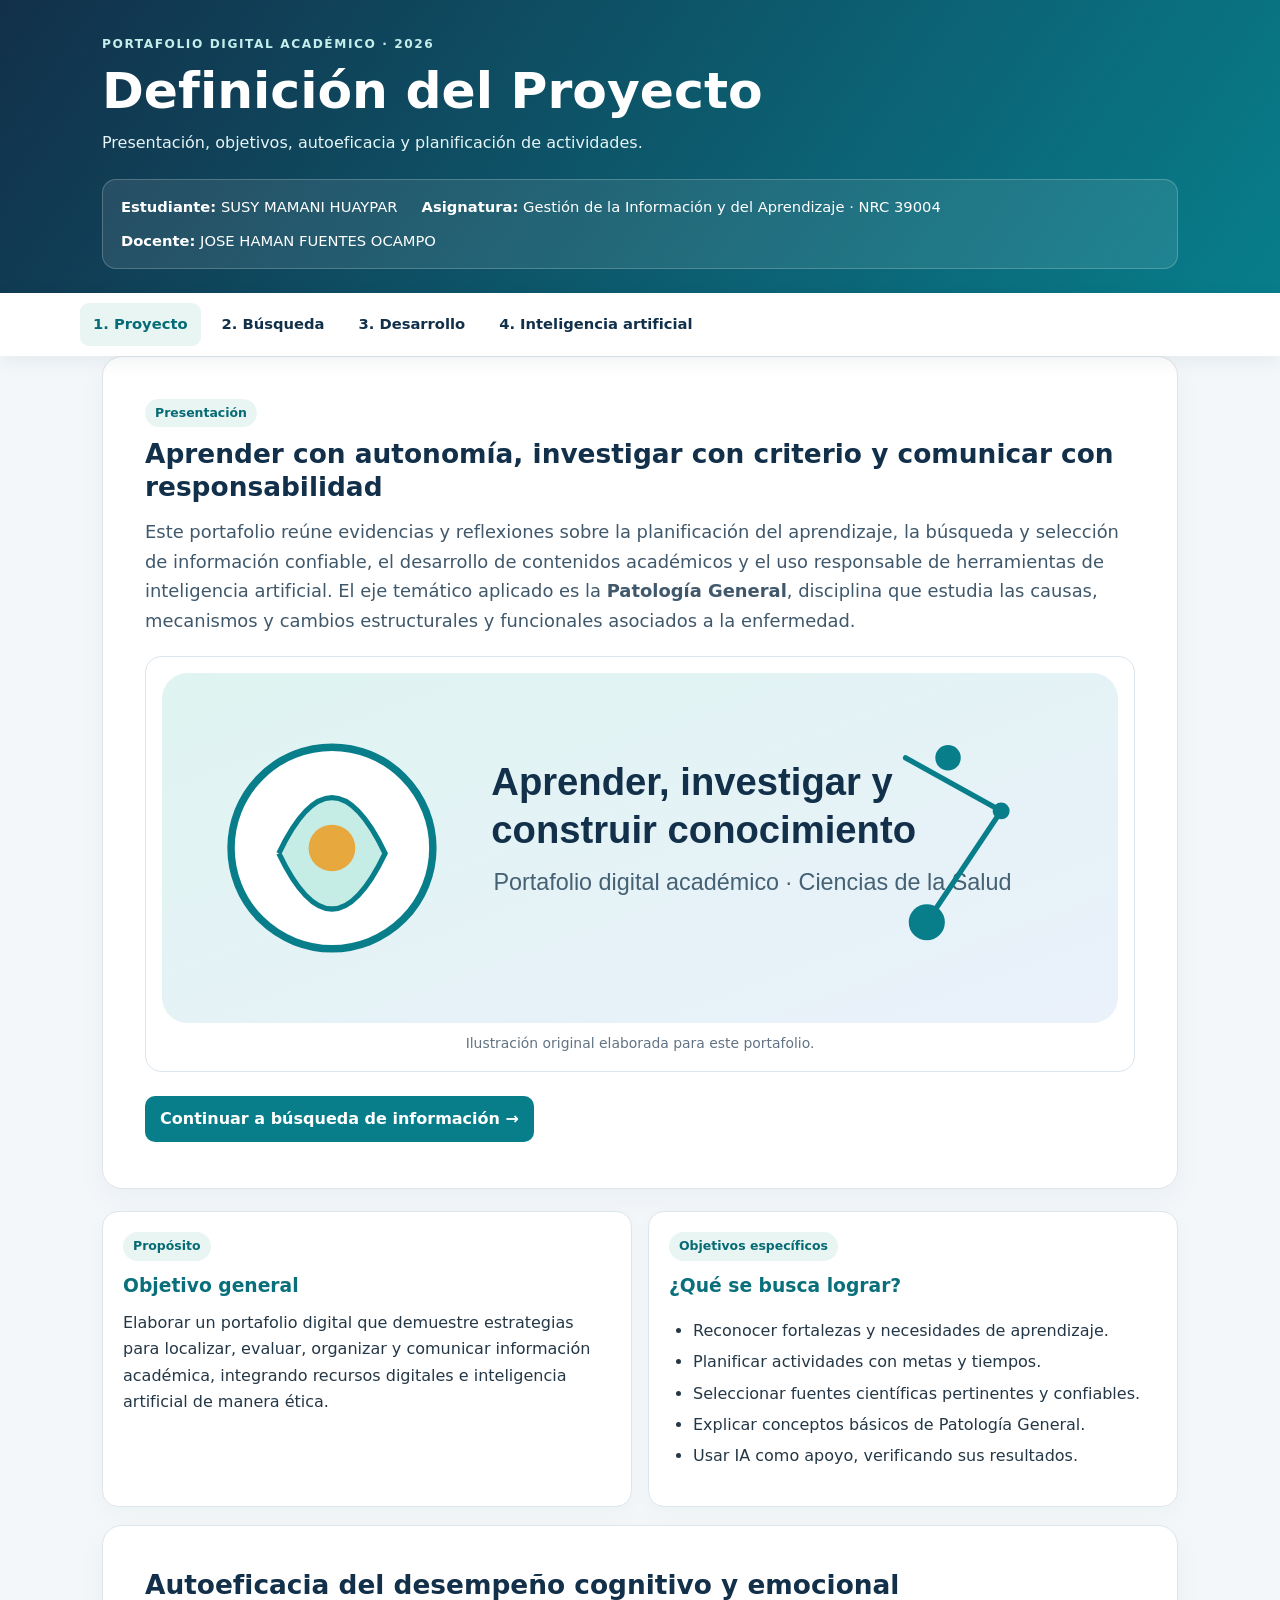
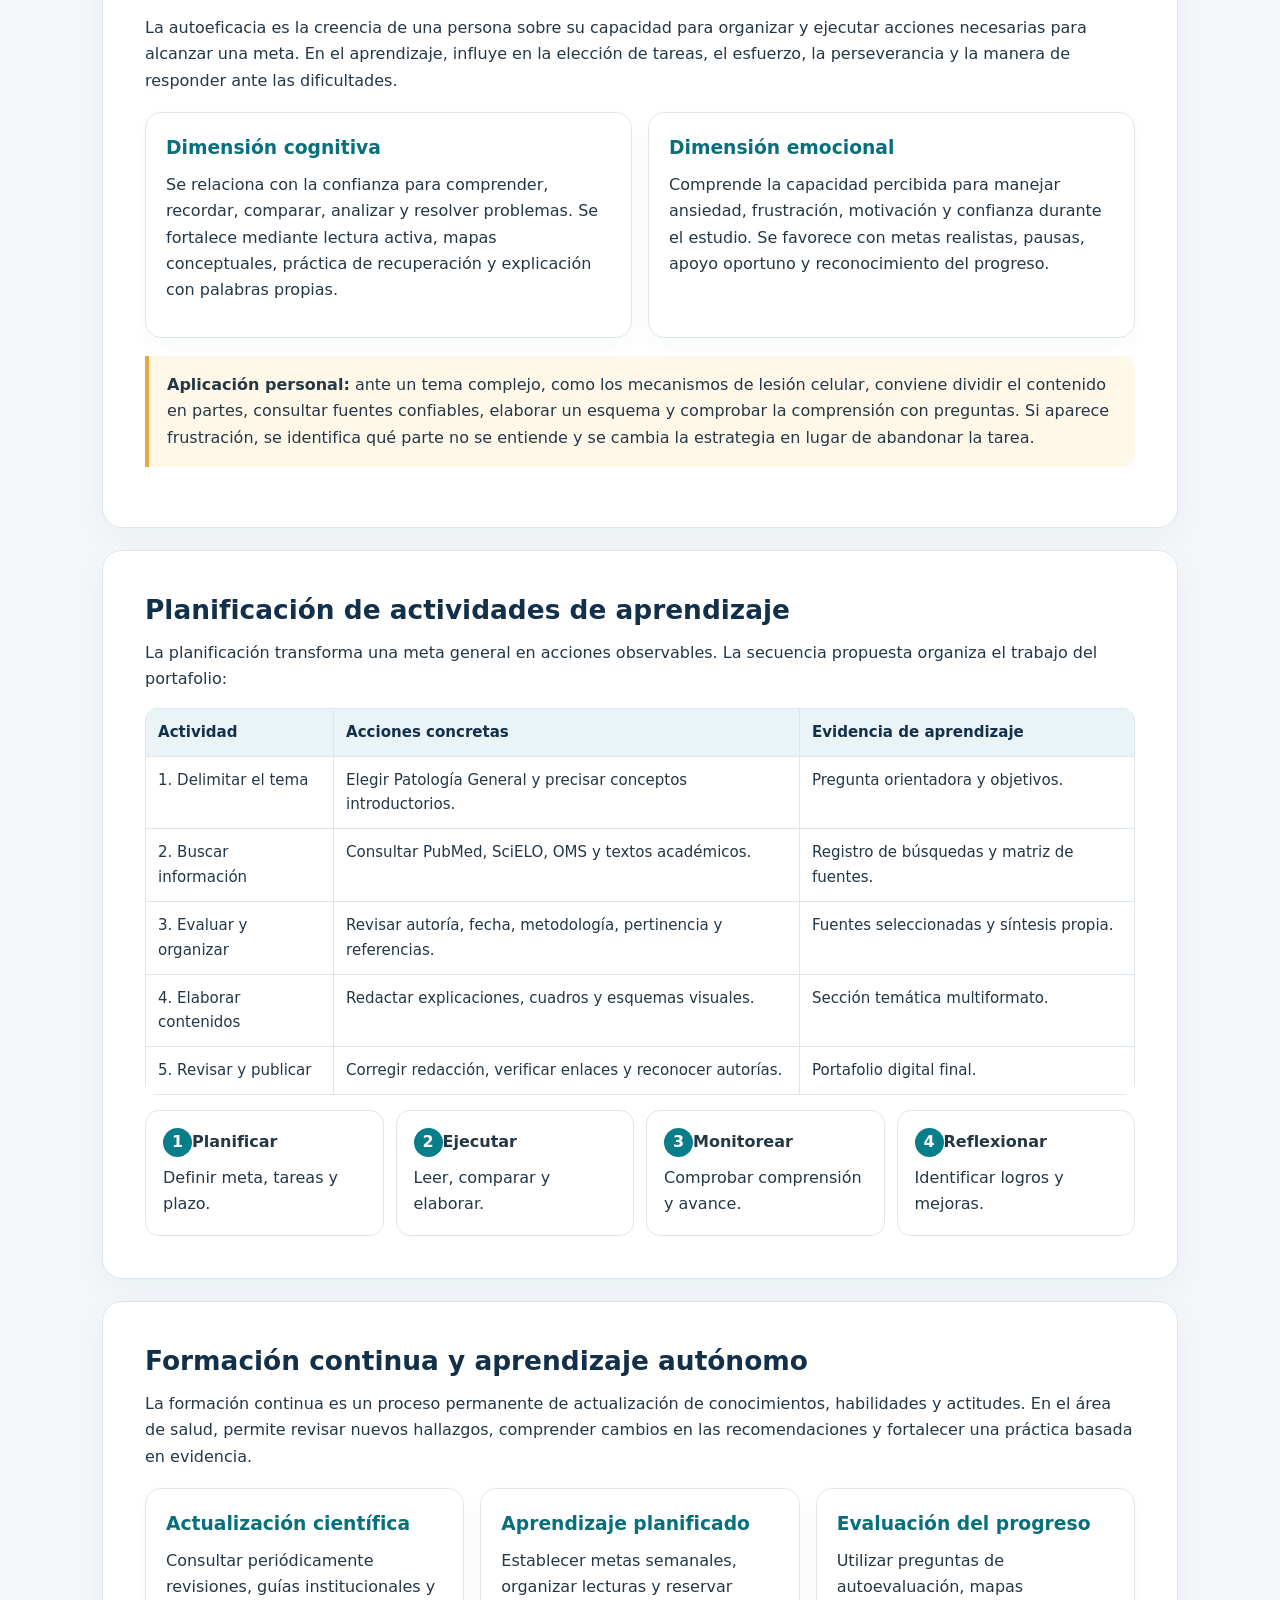
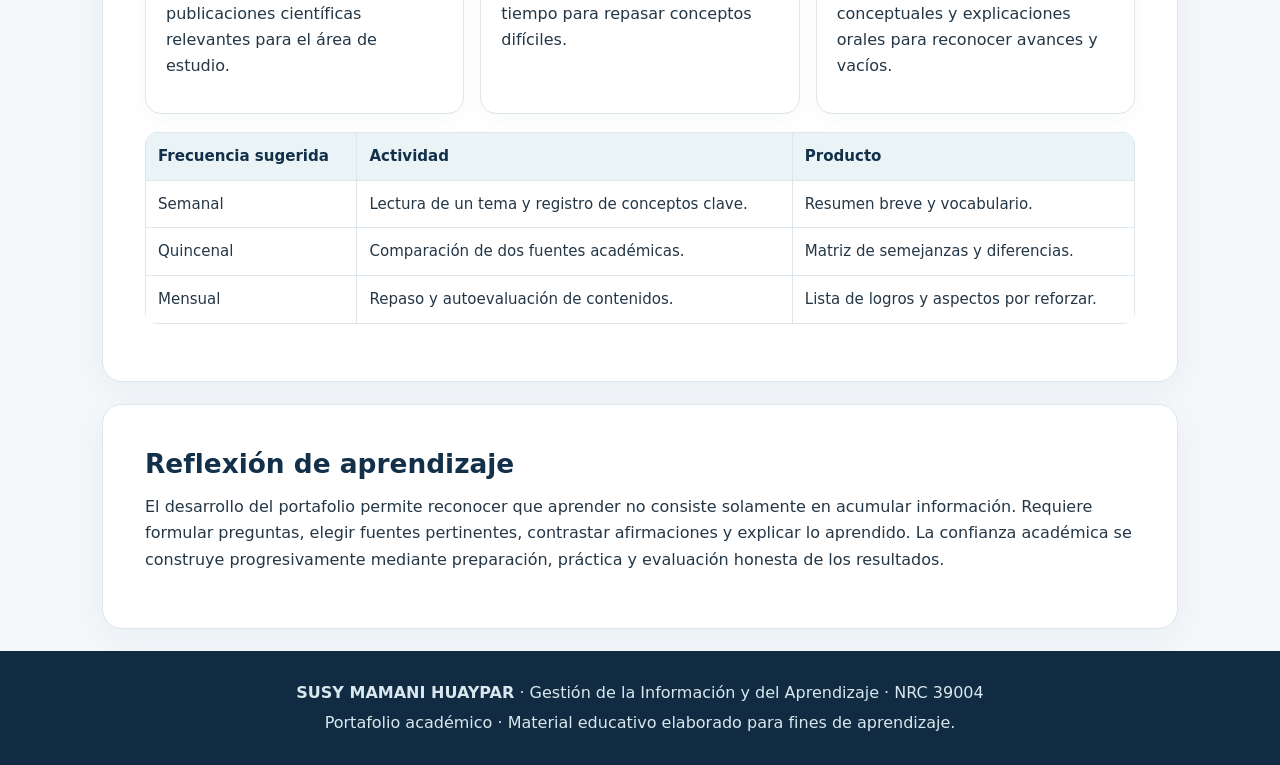
<file: index.html>
<!doctype html><html lang="es"><head><meta charset="utf-8"><meta name="viewport" content="width=device-width, initial-scale=1"><meta name="description" content="Portafolio digital académico de Susy Mamani Huaypar"><title>Definición del Proyecto | Portafolio de Susy Mamani</title><link rel="stylesheet" href="estilos.css"></head><body>
<header><div class="wrap"><div class="kicker">Portafolio digital académico · 2026</div><h1>Definición del Proyecto</h1><p>Presentación, objetivos, autoeficacia y planificación de actividades.</p><div class="identity"><span><b>Estudiante:</b> SUSY MAMANI HUAYPAR</span><span><b>Asignatura:</b> Gestión de la Información y del Aprendizaje · NRC 39004</span><span><b>Docente:</b> JOSE HAMAN FUENTES OCAMPO</span></div></div></header>
<nav><div class="wrap navinner">
<a href="index.html" class="active">1. Proyecto</a>
<a href="busqueda.html" class="">2. Búsqueda</a>
<a href="desarrollo.html" class="">3. Desarrollo</a>
<a href="ia.html" class="">4. Inteligencia artificial</a>
</div></nav><main class="wrap">
<section class="hero"><span class="tag">Presentación</span><h2>Aprender con autonomía, investigar con criterio y comunicar con responsabilidad</h2>
<p class="lead">Este portafolio reúne evidencias y reflexiones sobre la planificación del aprendizaje, la búsqueda y selección de información confiable, el desarrollo de contenidos académicos y el uso responsable de herramientas de inteligencia artificial. El eje temático aplicado es la <b>Patología General</b>, disciplina que estudia las causas, mecanismos y cambios estructurales y funcionales asociados a la enfermedad.</p>
<figure><img src="portada.svg" alt="Ilustración educativa sobre aprendizaje e investigación"><figcaption>Ilustración original elaborada para este portafolio.</figcaption></figure>
<a class="btn" href="busqueda.html">Continuar a búsqueda de información →</a></section>
<div class="grid">
<article class="card"><span class="tag">Propósito</span><h3>Objetivo general</h3><p>Elaborar un portafolio digital que demuestre estrategias para localizar, evaluar, organizar y comunicar información académica, integrando recursos digitales e inteligencia artificial de manera ética.</p></article>
<article class="card"><span class="tag">Objetivos específicos</span><h3>¿Qué se busca lograr?</h3><ul><li>Reconocer fortalezas y necesidades de aprendizaje.</li><li>Planificar actividades con metas y tiempos.</li><li>Seleccionar fuentes científicas pertinentes y confiables.</li><li>Explicar conceptos básicos de Patología General.</li><li>Usar IA como apoyo, verificando sus resultados.</li></ul></article>
</div>
<section class="hero"><h2>Autoeficacia del desempeño cognitivo y emocional</h2>
<p>La autoeficacia es la creencia de una persona sobre su capacidad para organizar y ejecutar acciones necesarias para alcanzar una meta. En el aprendizaje, influye en la elección de tareas, el esfuerzo, la perseverancia y la manera de responder ante las dificultades.</p>
<div class="grid"><article class="card"><h3>Dimensión cognitiva</h3><p>Se relaciona con la confianza para comprender, recordar, comparar, analizar y resolver problemas. Se fortalece mediante lectura activa, mapas conceptuales, práctica de recuperación y explicación con palabras propias.</p></article><article class="card"><h3>Dimensión emocional</h3><p>Comprende la capacidad percibida para manejar ansiedad, frustración, motivación y confianza durante el estudio. Se favorece con metas realistas, pausas, apoyo oportuno y reconocimiento del progreso.</p></article></div>
<div class="callout"><b>Aplicación personal:</b> ante un tema complejo, como los mecanismos de lesión celular, conviene dividir el contenido en partes, consultar fuentes confiables, elaborar un esquema y comprobar la comprensión con preguntas. Si aparece frustración, se identifica qué parte no se entiende y se cambia la estrategia en lugar de abandonar la tarea.</div></section>
<section class="hero"><h2>Planificación de actividades de aprendizaje</h2><p>La planificación transforma una meta general en acciones observables. La secuencia propuesta organiza el trabajo del portafolio:</p>
<table><thead><tr><th>Actividad</th><th>Acciones concretas</th><th>Evidencia de aprendizaje</th></tr></thead><tbody>
<tr><td>1. Delimitar el tema</td><td>Elegir Patología General y precisar conceptos introductorios.</td><td>Pregunta orientadora y objetivos.</td></tr>
<tr><td>2. Buscar información</td><td>Consultar PubMed, SciELO, OMS y textos académicos.</td><td>Registro de búsquedas y matriz de fuentes.</td></tr>
<tr><td>3. Evaluar y organizar</td><td>Revisar autoría, fecha, metodología, pertinencia y referencias.</td><td>Fuentes seleccionadas y síntesis propia.</td></tr>
<tr><td>4. Elaborar contenidos</td><td>Redactar explicaciones, cuadros y esquemas visuales.</td><td>Sección temática multiformato.</td></tr>
<tr><td>5. Revisar y publicar</td><td>Corregir redacción, verificar enlaces y reconocer autorías.</td><td>Portafolio digital final.</td></tr>
</tbody></table>
<div class="steps"><div class="step"><b>Planificar</b><br>Definir meta, tareas y plazo.</div><div class="step"><b>Ejecutar</b><br>Leer, comparar y elaborar.</div><div class="step"><b>Monitorear</b><br>Comprobar comprensión y avance.</div><div class="step"><b>Reflexionar</b><br>Identificar logros y mejoras.</div></div></section>
<section class="hero"><h2>Formación continua y aprendizaje autónomo</h2>
<p>La formación continua es un proceso permanente de actualización de conocimientos, habilidades y actitudes. En el área de salud, permite revisar nuevos hallazgos, comprender cambios en las recomendaciones y fortalecer una práctica basada en evidencia.</p>
<div class="grid">
<article class="card"><h3>Actualización científica</h3><p>Consultar periódicamente revisiones, guías institucionales y publicaciones científicas relevantes para el área de estudio.</p></article>
<article class="card"><h3>Aprendizaje planificado</h3><p>Establecer metas semanales, organizar lecturas y reservar tiempo para repasar conceptos difíciles.</p></article>
<article class="card"><h3>Evaluación del progreso</h3><p>Utilizar preguntas de autoevaluación, mapas conceptuales y explicaciones orales para reconocer avances y vacíos.</p></article>
</div>
<table><tr><th>Frecuencia sugerida</th><th>Actividad</th><th>Producto</th></tr><tr><td>Semanal</td><td>Lectura de un tema y registro de conceptos clave.</td><td>Resumen breve y vocabulario.</td></tr><tr><td>Quincenal</td><td>Comparación de dos fuentes académicas.</td><td>Matriz de semejanzas y diferencias.</td></tr><tr><td>Mensual</td><td>Repaso y autoevaluación de contenidos.</td><td>Lista de logros y aspectos por reforzar.</td></tr></table>
</section>
<section class="hero"><h2>Reflexión de aprendizaje</h2><p>El desarrollo del portafolio permite reconocer que aprender no consiste solamente en acumular información. Requiere formular preguntas, elegir fuentes pertinentes, contrastar afirmaciones y explicar lo aprendido. La confianza académica se construye progresivamente mediante preparación, práctica y evaluación honesta de los resultados.</p></section>
</main><footer><div class="wrap"><p><b>SUSY MAMANI HUAYPAR</b> · Gestión de la Información y del Aprendizaje · NRC 39004</p><p>Portafolio académico · Material educativo elaborado para fines de aprendizaje.</p></div></footer></body></html>
</file>
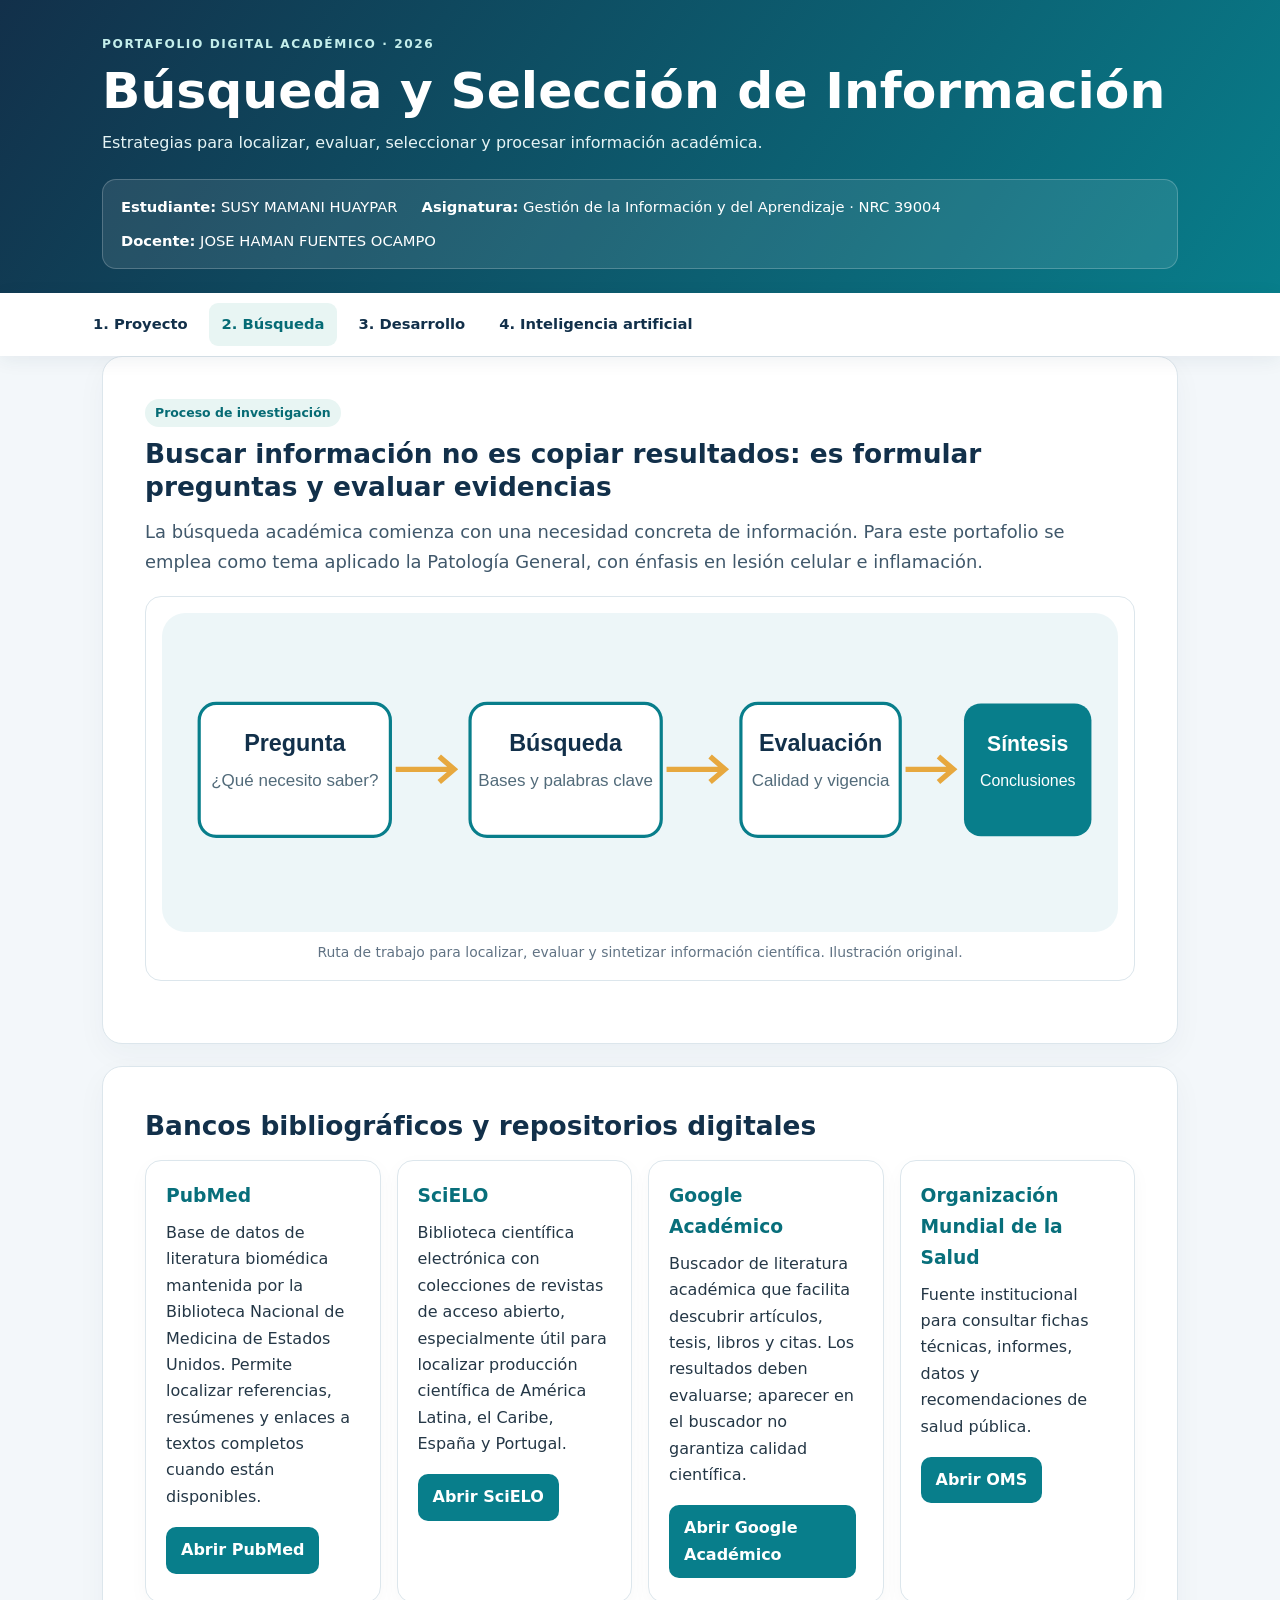
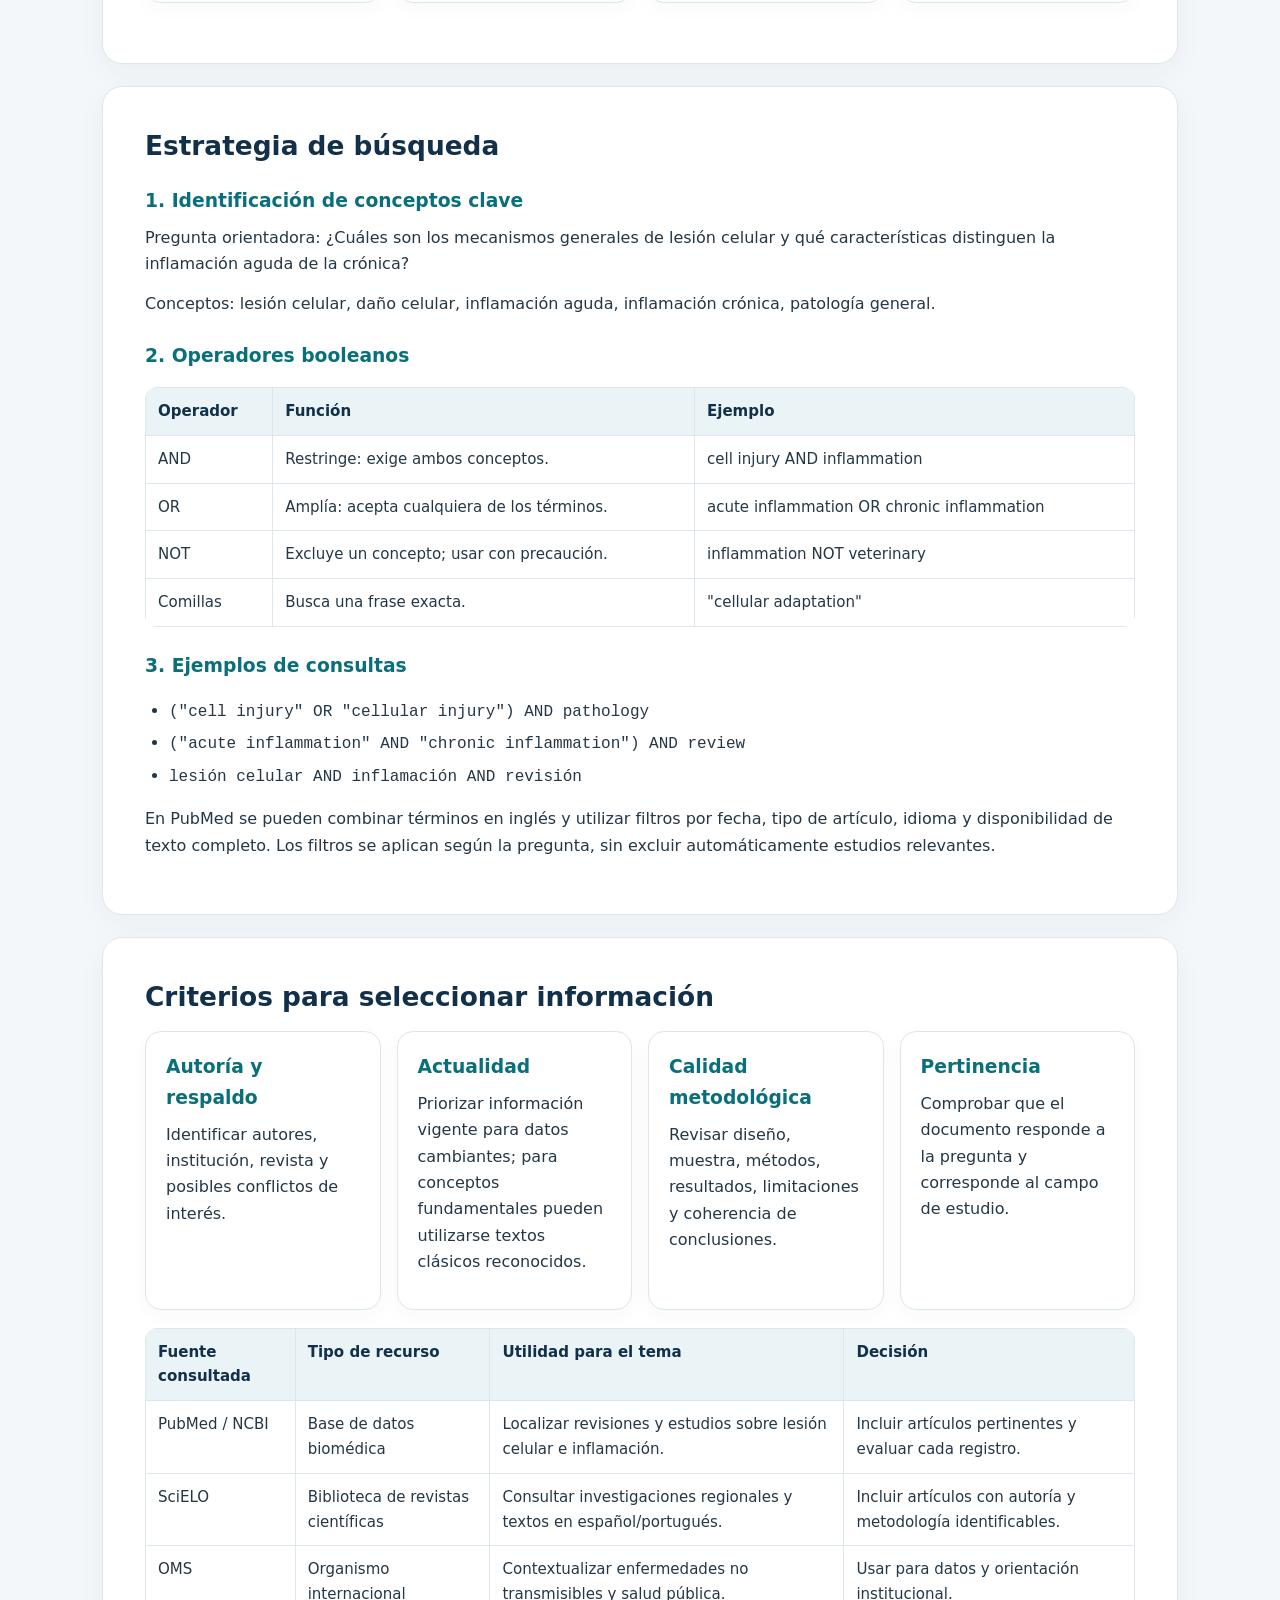
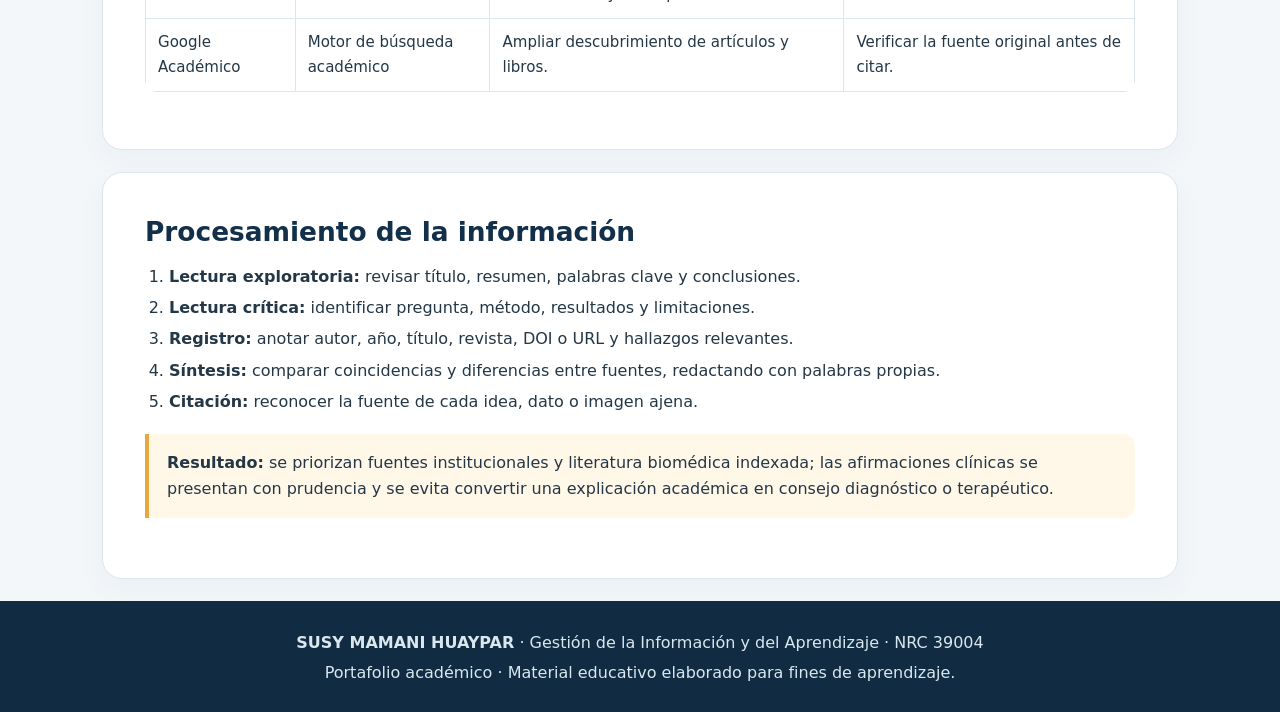
<file: busqueda.html>
<!doctype html><html lang="es"><head><meta charset="utf-8"><meta name="viewport" content="width=device-width, initial-scale=1"><meta name="description" content="Portafolio digital académico de Susy Mamani Huaypar"><title>Búsqueda y Selección de Información | Portafolio de Susy Mamani</title><link rel="stylesheet" href="estilos.css"></head><body>
<header><div class="wrap"><div class="kicker">Portafolio digital académico · 2026</div><h1>Búsqueda y Selección de Información</h1><p>Estrategias para localizar, evaluar, seleccionar y procesar información académica.</p><div class="identity"><span><b>Estudiante:</b> SUSY MAMANI HUAYPAR</span><span><b>Asignatura:</b> Gestión de la Información y del Aprendizaje · NRC 39004</span><span><b>Docente:</b> JOSE HAMAN FUENTES OCAMPO</span></div></div></header>
<nav><div class="wrap navinner">
<a href="index.html" class="">1. Proyecto</a>
<a href="busqueda.svg" class="active">2. Búsqueda</a>
<a href="desarrollo.html" class="">3. Desarrollo</a>
<a href="ia.html" class="">4. Inteligencia artificial</a>
</div></nav><main class="wrap">
<section class="hero"><span class="tag">Proceso de investigación</span><h2>Buscar información no es copiar resultados: es formular preguntas y evaluar evidencias</h2>
<p class="lead">La búsqueda académica comienza con una necesidad concreta de información. Para este portafolio se emplea como tema aplicado la Patología General, con énfasis en lesión celular e inflamación.</p>
<figure><img src="busqueda.svg" alt="Flujo de búsqueda, evaluación y síntesis de información"><figcaption>Ruta de trabajo para localizar, evaluar y sintetizar información científica. Ilustración original.</figcaption></figure></section>
<section class="hero"><h2>Bancos bibliográficos y repositorios digitales</h2>
<div class="grid">
<article class="card"><h3>PubMed</h3><p>Base de datos de literatura biomédica mantenida por la Biblioteca Nacional de Medicina de Estados Unidos. Permite localizar referencias, resúmenes y enlaces a textos completos cuando están disponibles.</p><a class="btn" href="https://pubmed.ncbi.nlm.nih.gov/" target="_blank" rel="noopener">Abrir PubMed</a></article>
<article class="card"><h3>SciELO</h3><p>Biblioteca científica electrónica con colecciones de revistas de acceso abierto, especialmente útil para localizar producción científica de América Latina, el Caribe, España y Portugal.</p><a class="btn" href="https://www.scielo.org/" target="_blank" rel="noopener">Abrir SciELO</a></article>
<article class="card"><h3>Google Académico</h3><p>Buscador de literatura académica que facilita descubrir artículos, tesis, libros y citas. Los resultados deben evaluarse; aparecer en el buscador no garantiza calidad científica.</p><a class="btn" href="https://scholar.google.com/" target="_blank" rel="noopener">Abrir Google Académico</a></article>
<article class="card"><h3>Organización Mundial de la Salud</h3><p>Fuente institucional para consultar fichas técnicas, informes, datos y recomendaciones de salud pública.</p><a class="btn" href="https://www.who.int/es" target="_blank" rel="noopener">Abrir OMS</a></article>
</div></section>
<section class="hero"><h2>Estrategia de búsqueda</h2><h3>1. Identificación de conceptos clave</h3><p>Pregunta orientadora: ¿Cuáles son los mecanismos generales de lesión celular y qué características distinguen la inflamación aguda de la crónica?</p><p>Conceptos: lesión celular, daño celular, inflamación aguda, inflamación crónica, patología general.</p>
<h3>2. Operadores booleanos</h3><table><tr><th>Operador</th><th>Función</th><th>Ejemplo</th></tr><tr><td>AND</td><td>Restringe: exige ambos conceptos.</td><td>cell injury AND inflammation</td></tr><tr><td>OR</td><td>Amplía: acepta cualquiera de los términos.</td><td>acute inflammation OR chronic inflammation</td></tr><tr><td>NOT</td><td>Excluye un concepto; usar con precaución.</td><td>inflammation NOT veterinary</td></tr><tr><td>Comillas</td><td>Busca una frase exacta.</td><td>"cellular adaptation"</td></tr></table>
<h3>3. Ejemplos de consultas</h3><ul><li><code>("cell injury" OR "cellular injury") AND pathology</code></li><li><code>("acute inflammation" AND "chronic inflammation") AND review</code></li><li><code>lesión celular AND inflamación AND revisión</code></li></ul>
<p>En PubMed se pueden combinar términos en inglés y utilizar filtros por fecha, tipo de artículo, idioma y disponibilidad de texto completo. Los filtros se aplican según la pregunta, sin excluir automáticamente estudios relevantes.</p></section>
<section class="hero"><h2>Criterios para seleccionar información</h2><div class="grid">
<article class="card"><h3>Autoría y respaldo</h3><p>Identificar autores, institución, revista y posibles conflictos de interés.</p></article>
<article class="card"><h3>Actualidad</h3><p>Priorizar información vigente para datos cambiantes; para conceptos fundamentales pueden utilizarse textos clásicos reconocidos.</p></article>
<article class="card"><h3>Calidad metodológica</h3><p>Revisar diseño, muestra, métodos, resultados, limitaciones y coherencia de conclusiones.</p></article>
<article class="card"><h3>Pertinencia</h3><p>Comprobar que el documento responde a la pregunta y corresponde al campo de estudio.</p></article></div>
<table><tr><th>Fuente consultada</th><th>Tipo de recurso</th><th>Utilidad para el tema</th><th>Decisión</th></tr>
<tr><td>PubMed / NCBI</td><td>Base de datos biomédica</td><td>Localizar revisiones y estudios sobre lesión celular e inflamación.</td><td>Incluir artículos pertinentes y evaluar cada registro.</td></tr>
<tr><td>SciELO</td><td>Biblioteca de revistas científicas</td><td>Consultar investigaciones regionales y textos en español/portugués.</td><td>Incluir artículos con autoría y metodología identificables.</td></tr>
<tr><td>OMS</td><td>Organismo internacional</td><td>Contextualizar enfermedades no transmisibles y salud pública.</td><td>Usar para datos y orientación institucional.</td></tr>
<tr><td>Google Académico</td><td>Motor de búsqueda académico</td><td>Ampliar descubrimiento de artículos y libros.</td><td>Verificar la fuente original antes de citar.</td></tr></table></section>
<section class="hero"><h2>Procesamiento de la información</h2><ol><li><b>Lectura exploratoria:</b> revisar título, resumen, palabras clave y conclusiones.</li><li><b>Lectura crítica:</b> identificar pregunta, método, resultados y limitaciones.</li><li><b>Registro:</b> anotar autor, año, título, revista, DOI o URL y hallazgos relevantes.</li><li><b>Síntesis:</b> comparar coincidencias y diferencias entre fuentes, redactando con palabras propias.</li><li><b>Citación:</b> reconocer la fuente de cada idea, dato o imagen ajena.</li></ol><div class="callout"><b>Resultado:</b> se priorizan fuentes institucionales y literatura biomédica indexada; las afirmaciones clínicas se presentan con prudencia y se evita convertir una explicación académica en consejo diagnóstico o terapéutico.</div></section>
</main><footer><div class="wrap"><p><b>SUSY MAMANI HUAYPAR</b> · Gestión de la Información y del Aprendizaje · NRC 39004</p><p>Portafolio académico · Material educativo elaborado para fines de aprendizaje.</p></div></footer></body></html>
</file>
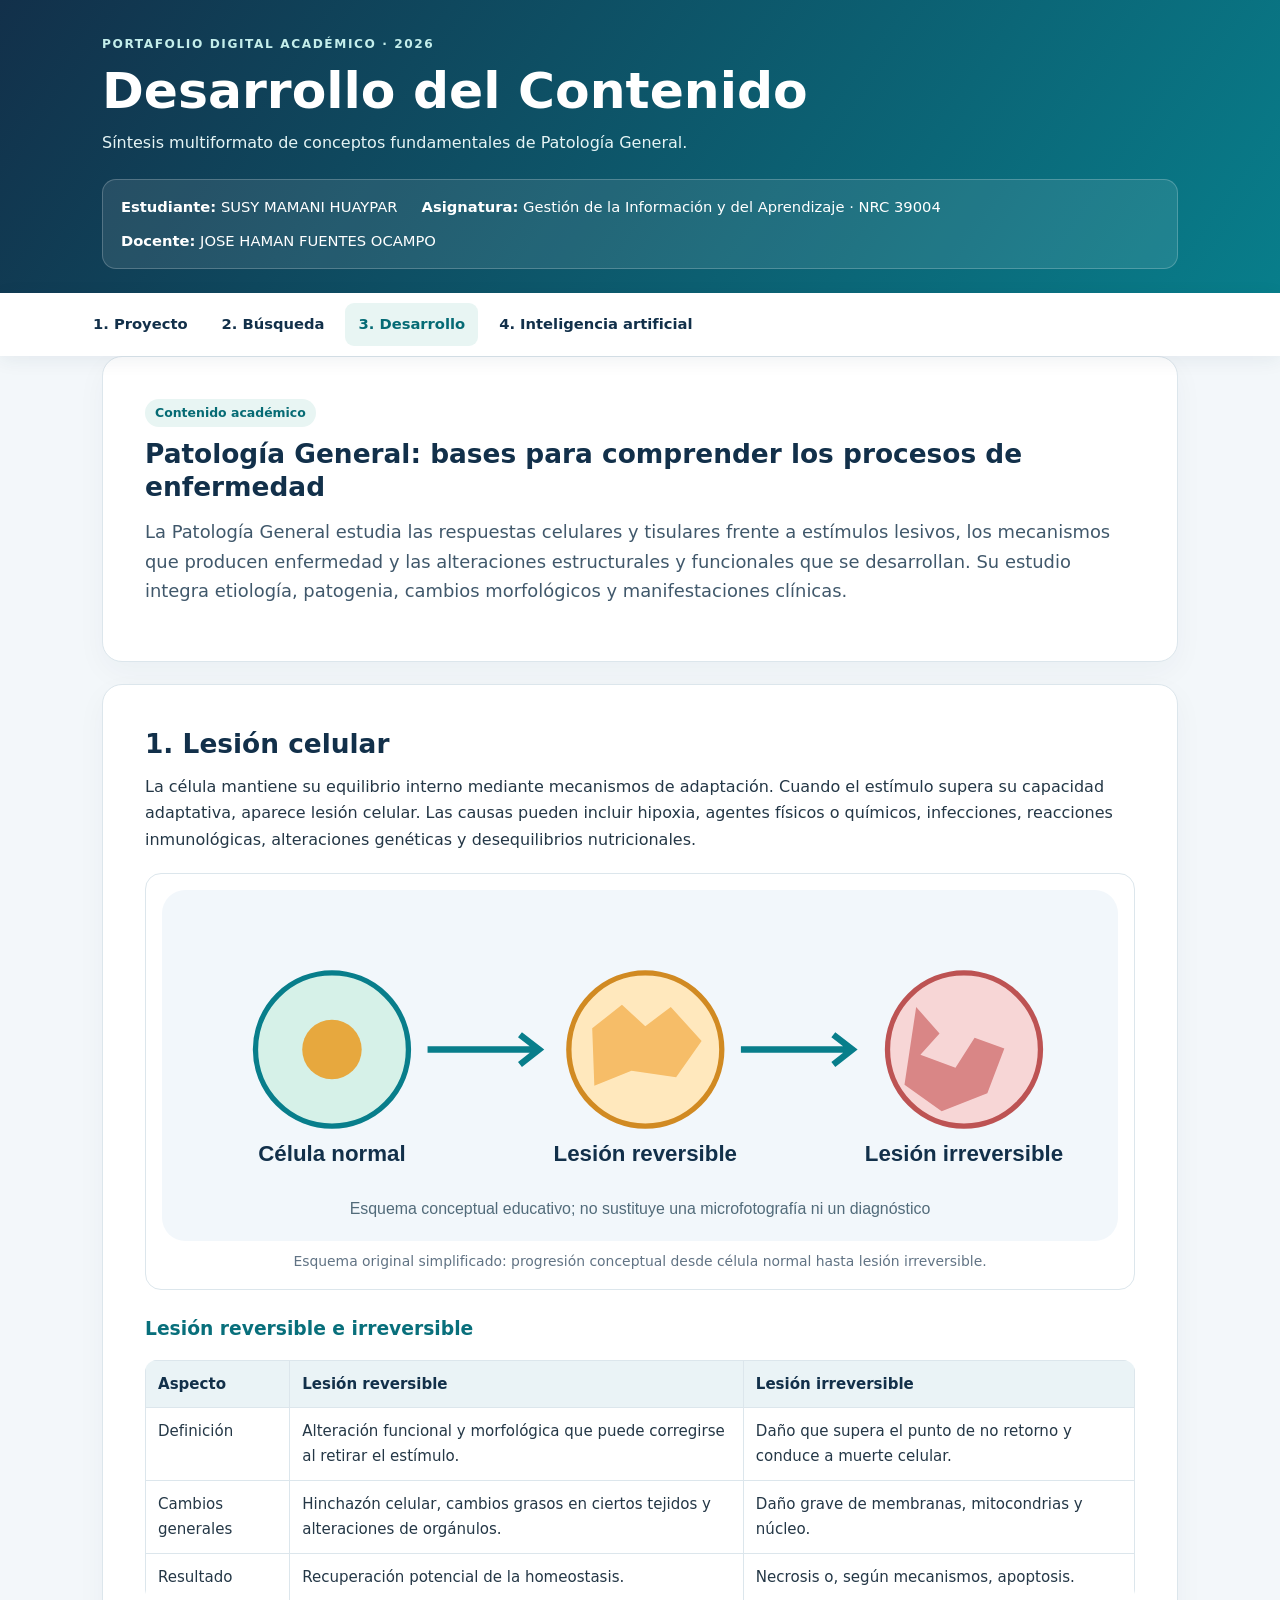
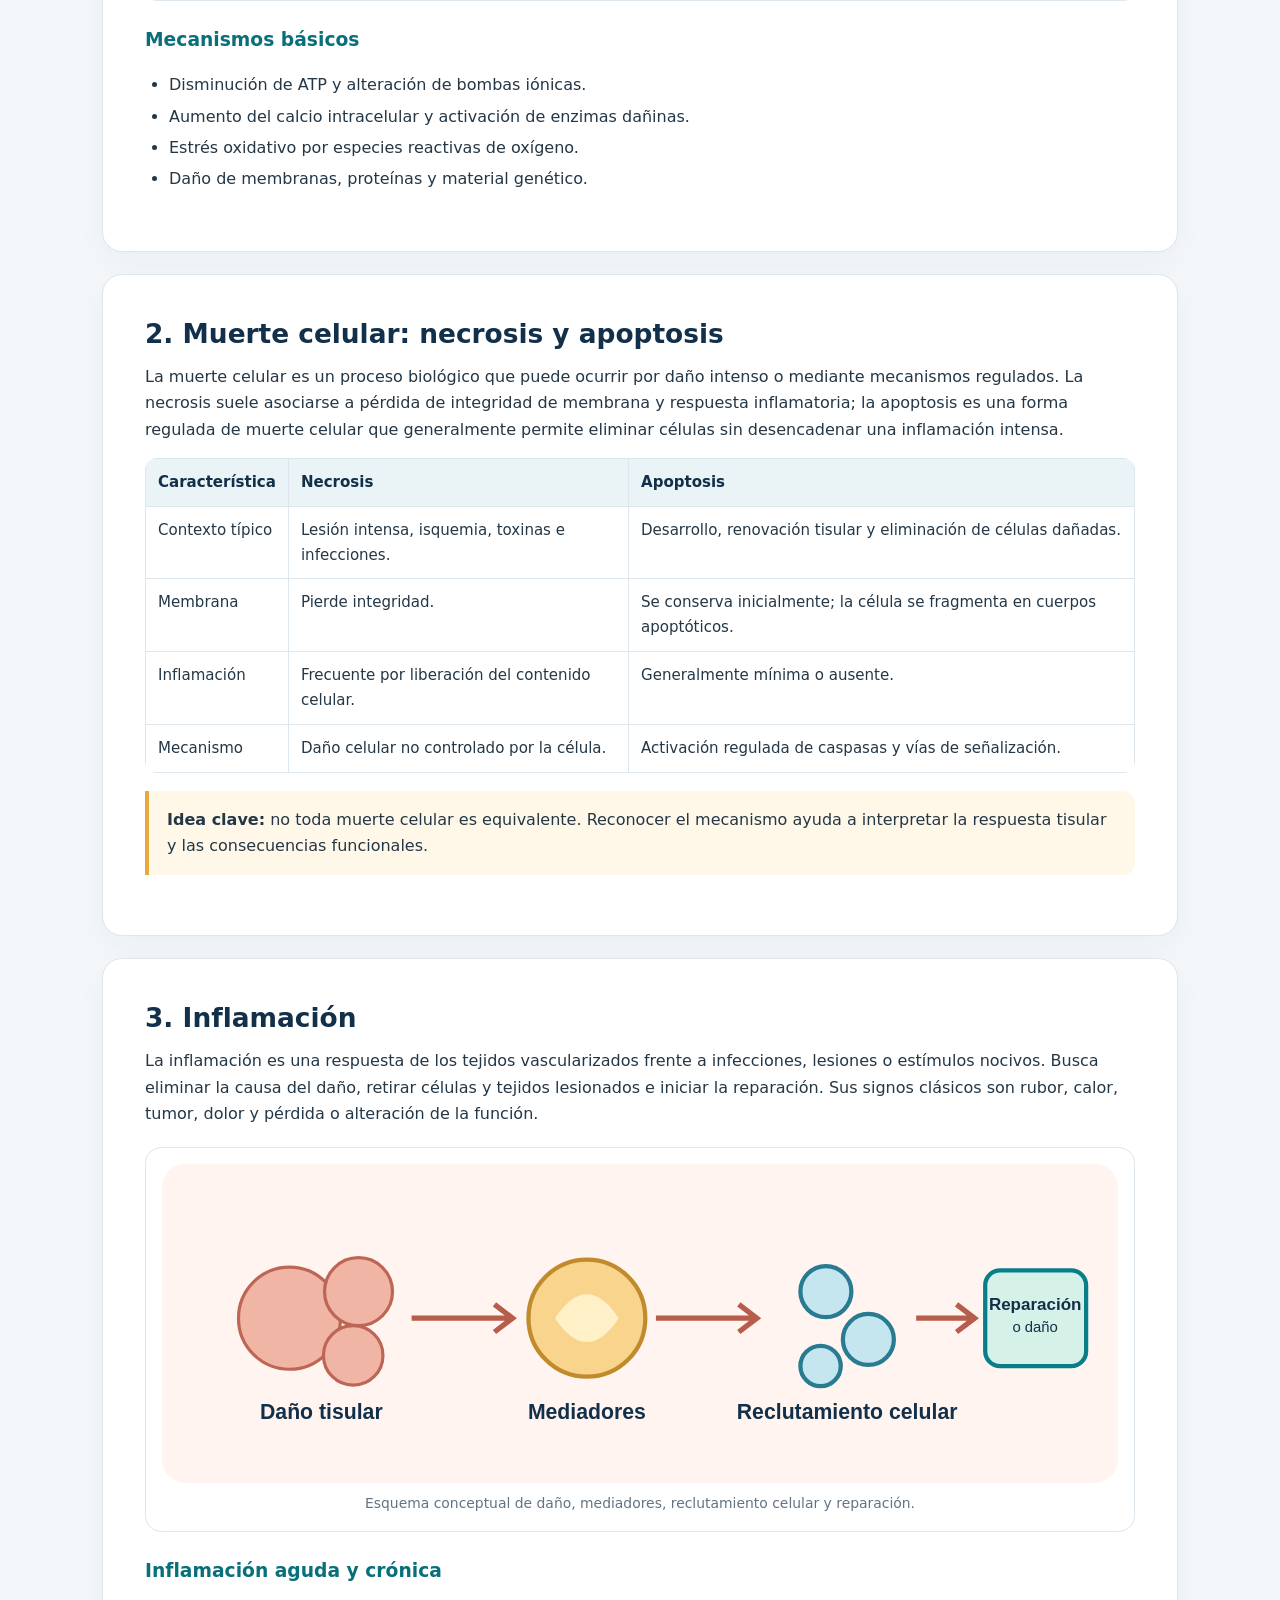
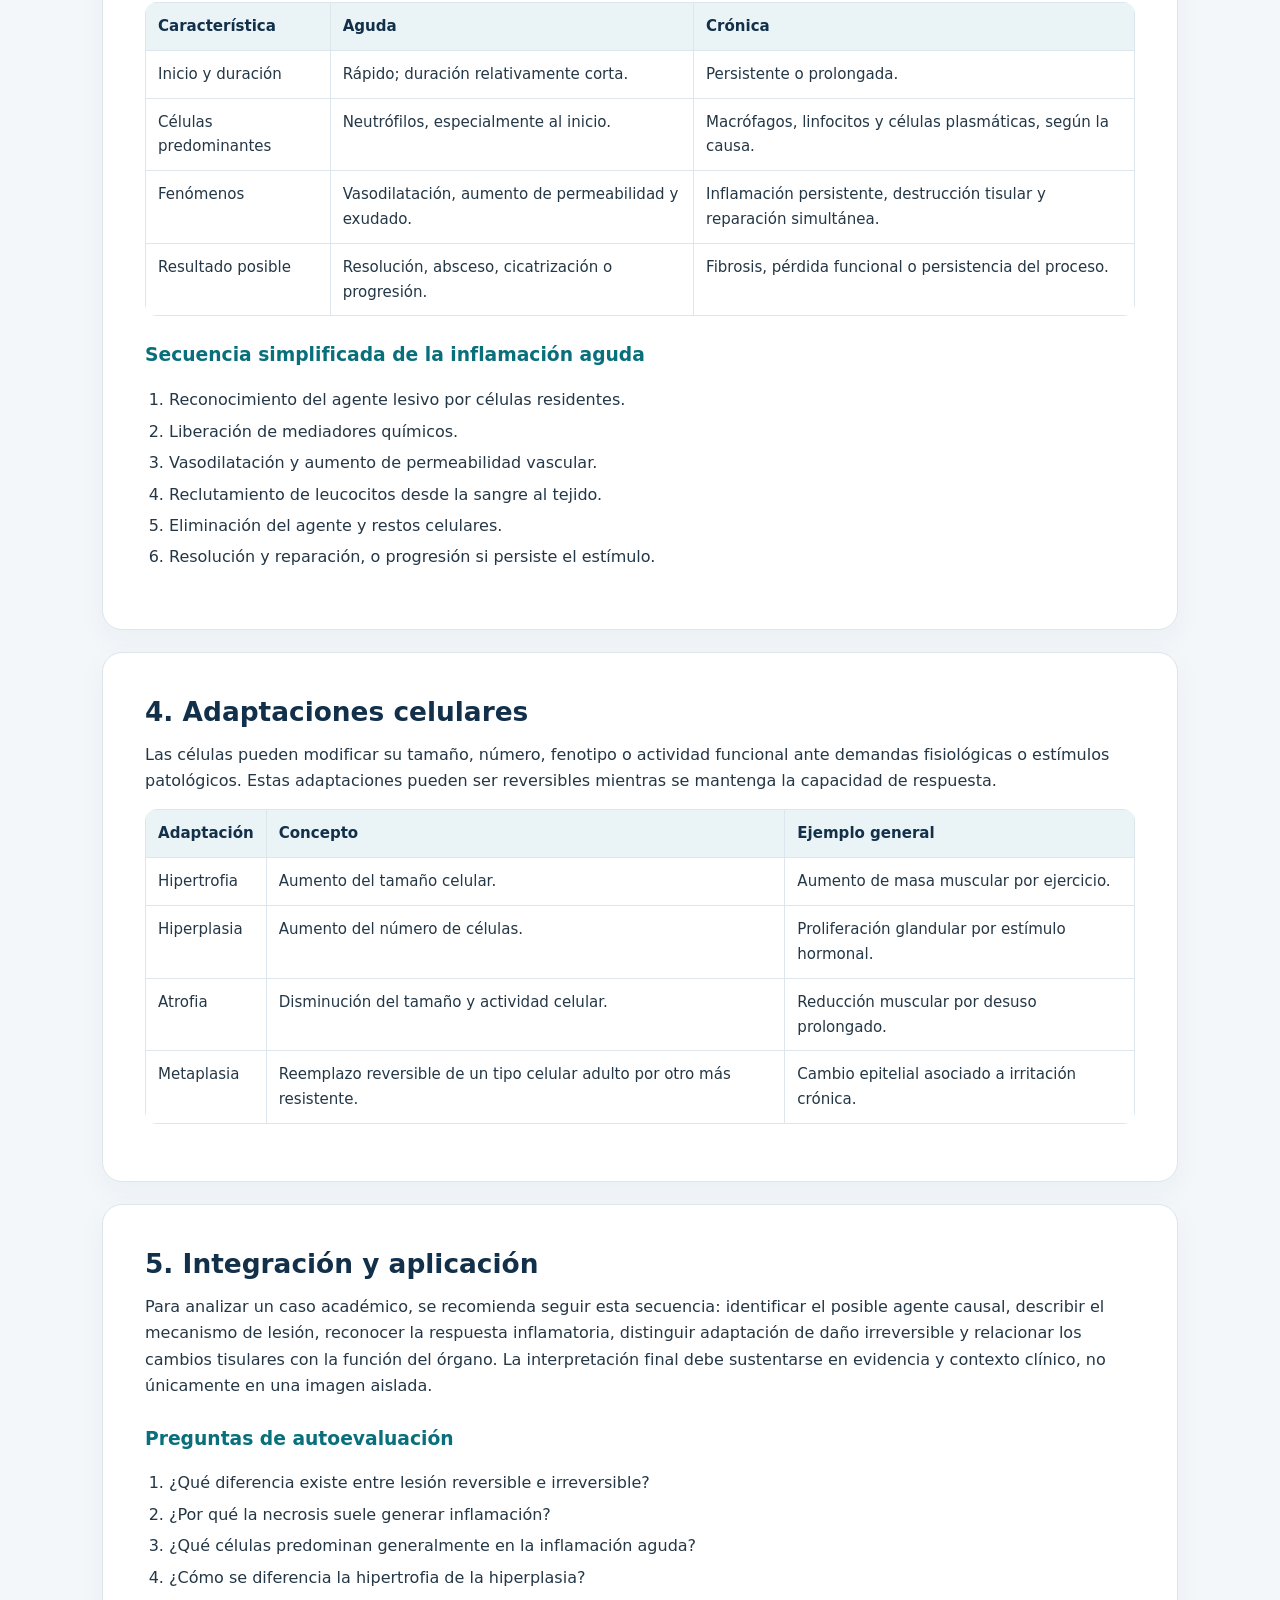
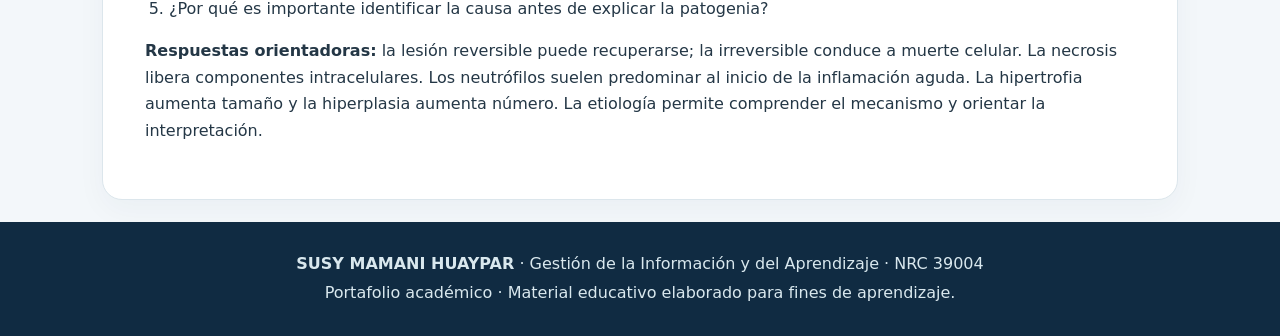
<file: desarrollo.html>
<!doctype html><html lang="es"><head><meta charset="utf-8"><meta name="viewport" content="width=device-width, initial-scale=1"><meta name="description" content="Portafolio digital académico de Susy Mamani Huaypar"><title>Desarrollo del Contenido | Portafolio de Susy Mamani</title><link rel="stylesheet" href="estilos.css"></head><body>
<header><div class="wrap"><div class="kicker">Portafolio digital académico · 2026</div><h1>Desarrollo del Contenido</h1><p>Síntesis multiformato de conceptos fundamentales de Patología General.</p><div class="identity"><span><b>Estudiante:</b> SUSY MAMANI HUAYPAR</span><span><b>Asignatura:</b> Gestión de la Información y del Aprendizaje · NRC 39004</span><span><b>Docente:</b> JOSE HAMAN FUENTES OCAMPO</span></div></div></header>
<nav><div class="wrap navinner">
<a href="index.html" class="">1. Proyecto</a>
<a href="busqueda.html" class="">2. Búsqueda</a>
<a href="desarrollo.html" class="active">3. Desarrollo</a>
<a href="ia.html" class="">4. Inteligencia artificial</a>
</div></nav><main class="wrap">
<section class="hero"><span class="tag">Contenido académico</span><h2>Patología General: bases para comprender los procesos de enfermedad</h2>
<p class="lead">La Patología General estudia las respuestas celulares y tisulares frente a estímulos lesivos, los mecanismos que producen enfermedad y las alteraciones estructurales y funcionales que se desarrollan. Su estudio integra etiología, patogenia, cambios morfológicos y manifestaciones clínicas.</p></section>
<section class="hero"><h2>1. Lesión celular</h2><p>La célula mantiene su equilibrio interno mediante mecanismos de adaptación. Cuando el estímulo supera su capacidad adaptativa, aparece lesión celular. Las causas pueden incluir hipoxia, agentes físicos o químicos, infecciones, reacciones inmunológicas, alteraciones genéticas y desequilibrios nutricionales.</p>
<figure><img src="lesion-celular.svg" alt="Esquema conceptual de célula normal, lesión reversible e irreversible"><figcaption>Esquema original simplificado: progresión conceptual desde célula normal hasta lesión irreversible.</figcaption></figure>
<h3>Lesión reversible e irreversible</h3><table><tr><th>Aspecto</th><th>Lesión reversible</th><th>Lesión irreversible</th></tr><tr><td>Definición</td><td>Alteración funcional y morfológica que puede corregirse al retirar el estímulo.</td><td>Daño que supera el punto de no retorno y conduce a muerte celular.</td></tr><tr><td>Cambios generales</td><td>Hinchazón celular, cambios grasos en ciertos tejidos y alteraciones de orgánulos.</td><td>Daño grave de membranas, mitocondrias y núcleo.</td></tr><tr><td>Resultado</td><td>Recuperación potencial de la homeostasis.</td><td>Necrosis o, según mecanismos, apoptosis.</td></tr></table>
<h3>Mecanismos básicos</h3><ul><li>Disminución de ATP y alteración de bombas iónicas.</li><li>Aumento del calcio intracelular y activación de enzimas dañinas.</li><li>Estrés oxidativo por especies reactivas de oxígeno.</li><li>Daño de membranas, proteínas y material genético.</li></ul></section>
<section class="hero"><h2>2. Muerte celular: necrosis y apoptosis</h2><p>La muerte celular es un proceso biológico que puede ocurrir por daño intenso o mediante mecanismos regulados. La necrosis suele asociarse a pérdida de integridad de membrana y respuesta inflamatoria; la apoptosis es una forma regulada de muerte celular que generalmente permite eliminar células sin desencadenar una inflamación intensa.</p>
<table><tr><th>Característica</th><th>Necrosis</th><th>Apoptosis</th></tr><tr><td>Contexto típico</td><td>Lesión intensa, isquemia, toxinas e infecciones.</td><td>Desarrollo, renovación tisular y eliminación de células dañadas.</td></tr><tr><td>Membrana</td><td>Pierde integridad.</td><td>Se conserva inicialmente; la célula se fragmenta en cuerpos apoptóticos.</td></tr><tr><td>Inflamación</td><td>Frecuente por liberación del contenido celular.</td><td>Generalmente mínima o ausente.</td></tr><tr><td>Mecanismo</td><td>Daño celular no controlado por la célula.</td><td>Activación regulada de caspasas y vías de señalización.</td></tr></table>
<div class="callout"><b>Idea clave:</b> no toda muerte celular es equivalente. Reconocer el mecanismo ayuda a interpretar la respuesta tisular y las consecuencias funcionales.</div></section>
<section class="hero"><h2>3. Inflamación</h2><p>La inflamación es una respuesta de los tejidos vascularizados frente a infecciones, lesiones o estímulos nocivos. Busca eliminar la causa del daño, retirar células y tejidos lesionados e iniciar la reparación. Sus signos clásicos son rubor, calor, tumor, dolor y pérdida o alteración de la función.</p>
<figure><img src="inflamacion.svg" alt="Esquema de fases generales de la inflamación"><figcaption>Esquema conceptual de daño, mediadores, reclutamiento celular y reparación.</figcaption></figure>
<h3>Inflamación aguda y crónica</h3><table><tr><th>Característica</th><th>Aguda</th><th>Crónica</th></tr><tr><td>Inicio y duración</td><td>Rápido; duración relativamente corta.</td><td>Persistente o prolongada.</td></tr><tr><td>Células predominantes</td><td>Neutrófilos, especialmente al inicio.</td><td>Macrófagos, linfocitos y células plasmáticas, según la causa.</td></tr><tr><td>Fenómenos</td><td>Vasodilatación, aumento de permeabilidad y exudado.</td><td>Inflamación persistente, destrucción tisular y reparación simultánea.</td></tr><tr><td>Resultado posible</td><td>Resolución, absceso, cicatrización o progresión.</td><td>Fibrosis, pérdida funcional o persistencia del proceso.</td></tr></table>
<h3>Secuencia simplificada de la inflamación aguda</h3><ol><li>Reconocimiento del agente lesivo por células residentes.</li><li>Liberación de mediadores químicos.</li><li>Vasodilatación y aumento de permeabilidad vascular.</li><li>Reclutamiento de leucocitos desde la sangre al tejido.</li><li>Eliminación del agente y restos celulares.</li><li>Resolución y reparación, o progresión si persiste el estímulo.</li></ol></section>
<section class="hero"><h2>4. Adaptaciones celulares</h2><p>Las células pueden modificar su tamaño, número, fenotipo o actividad funcional ante demandas fisiológicas o estímulos patológicos. Estas adaptaciones pueden ser reversibles mientras se mantenga la capacidad de respuesta.</p><table><tr><th>Adaptación</th><th>Concepto</th><th>Ejemplo general</th></tr><tr><td>Hipertrofia</td><td>Aumento del tamaño celular.</td><td>Aumento de masa muscular por ejercicio.</td></tr><tr><td>Hiperplasia</td><td>Aumento del número de células.</td><td>Proliferación glandular por estímulo hormonal.</td></tr><tr><td>Atrofia</td><td>Disminución del tamaño y actividad celular.</td><td>Reducción muscular por desuso prolongado.</td></tr><tr><td>Metaplasia</td><td>Reemplazo reversible de un tipo celular adulto por otro más resistente.</td><td>Cambio epitelial asociado a irritación crónica.</td></tr></table></section>
<section class="hero"><h2>5. Integración y aplicación</h2><p>Para analizar un caso académico, se recomienda seguir esta secuencia: identificar el posible agente causal, describir el mecanismo de lesión, reconocer la respuesta inflamatoria, distinguir adaptación de daño irreversible y relacionar los cambios tisulares con la función del órgano. La interpretación final debe sustentarse en evidencia y contexto clínico, no únicamente en una imagen aislada.</p>
<h3>Preguntas de autoevaluación</h3><ol><li>¿Qué diferencia existe entre lesión reversible e irreversible?</li><li>¿Por qué la necrosis suele generar inflamación?</li><li>¿Qué células predominan generalmente en la inflamación aguda?</li><li>¿Cómo se diferencia la hipertrofia de la hiperplasia?</li><li>¿Por qué es importante identificar la causa antes de explicar la patogenia?</li></ol>
<p><b>Respuestas orientadoras:</b> la lesión reversible puede recuperarse; la irreversible conduce a muerte celular. La necrosis libera componentes intracelulares. Los neutrófilos suelen predominar al inicio de la inflamación aguda. La hipertrofia aumenta tamaño y la hiperplasia aumenta número. La etiología permite comprender el mecanismo y orientar la interpretación.</p></section>
</main><footer><div class="wrap"><p><b>SUSY MAMANI HUAYPAR</b> · Gestión de la Información y del Aprendizaje · NRC 39004</p><p>Portafolio académico · Material educativo elaborado para fines de aprendizaje.</p></div></footer></body></html>
</file>
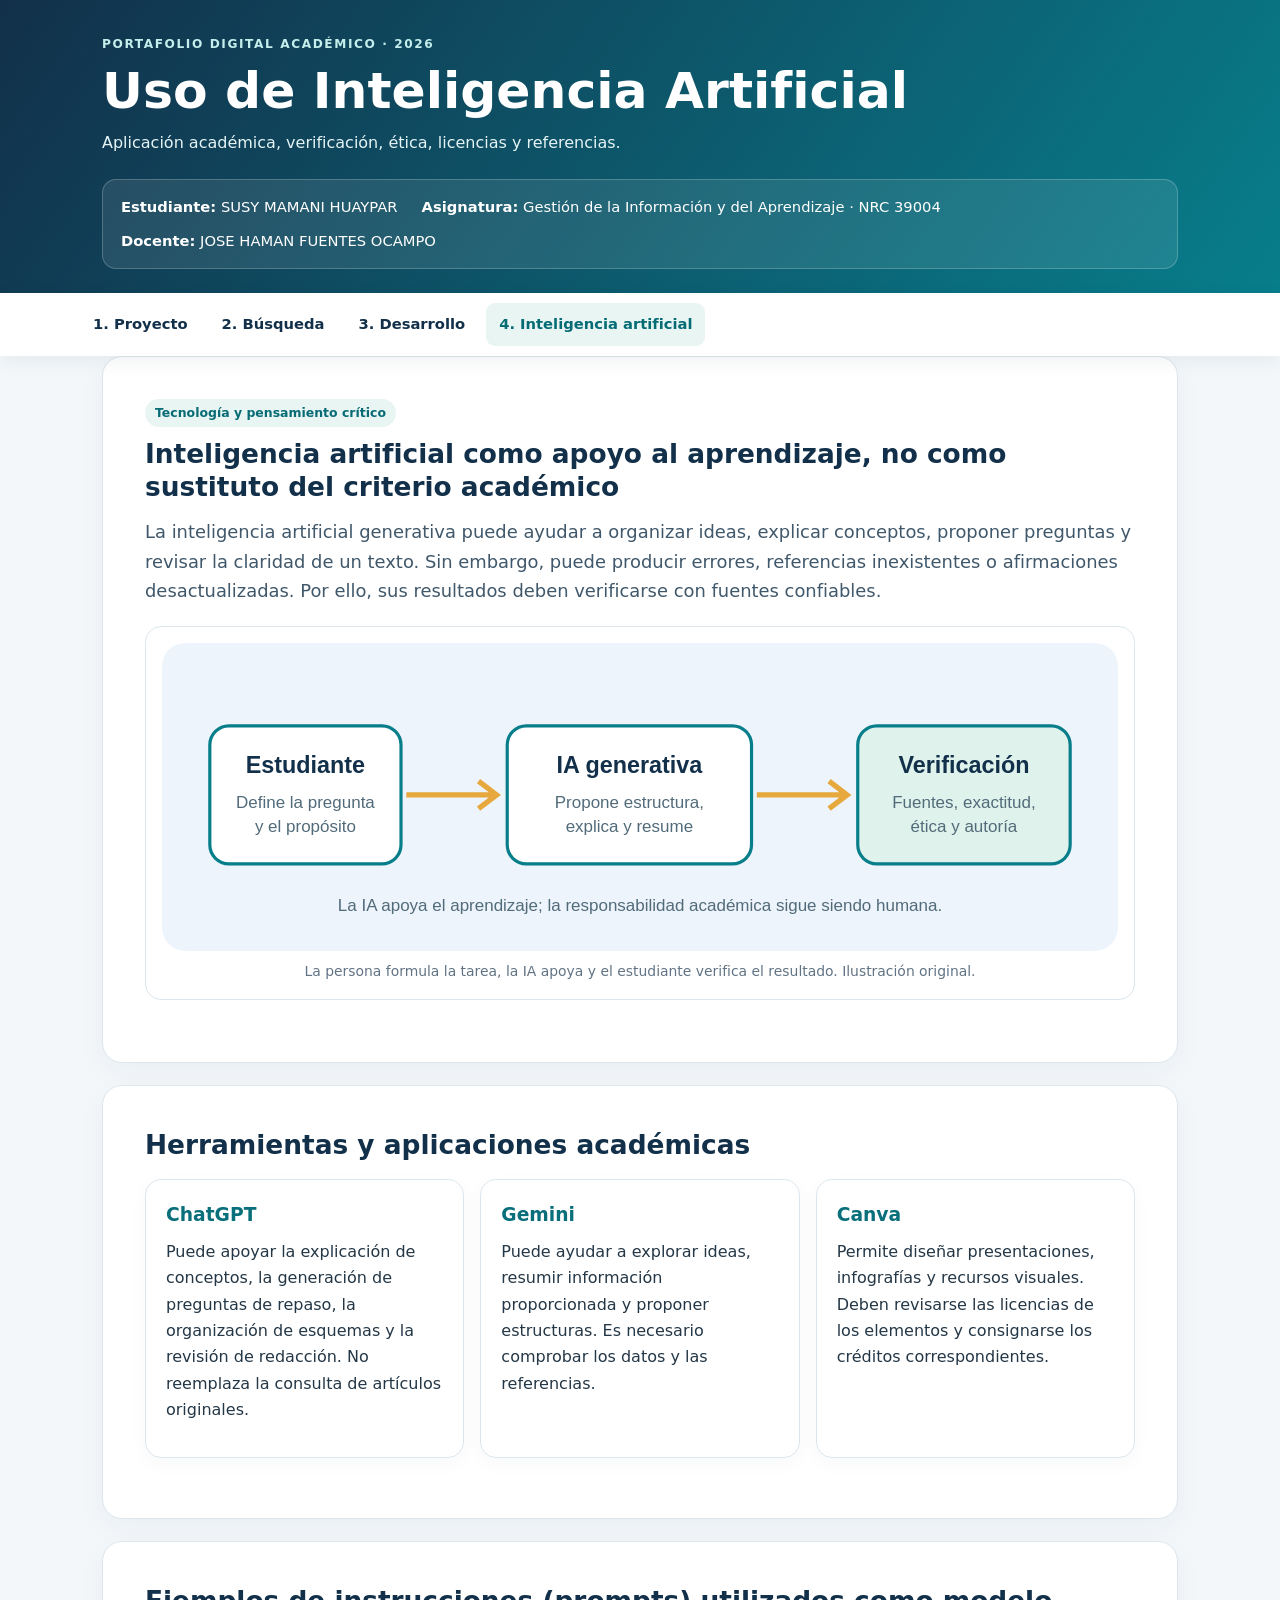
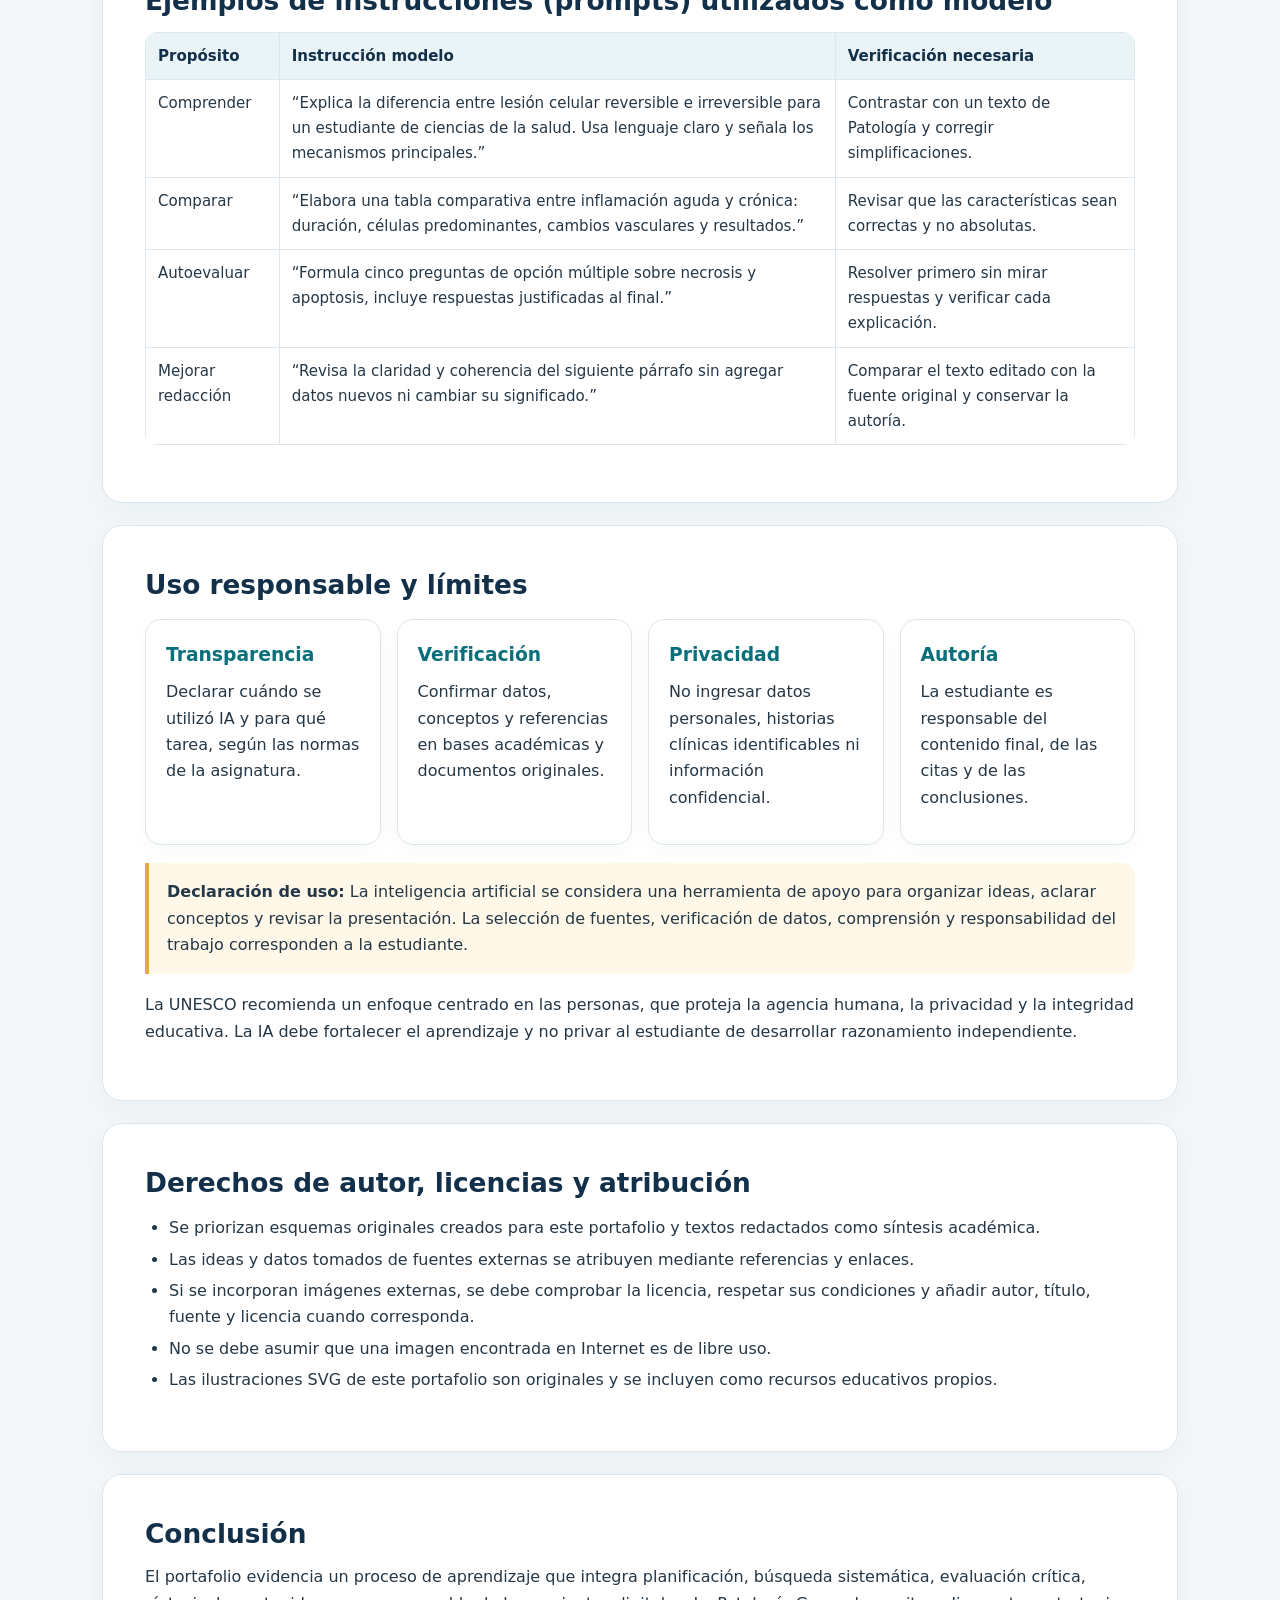
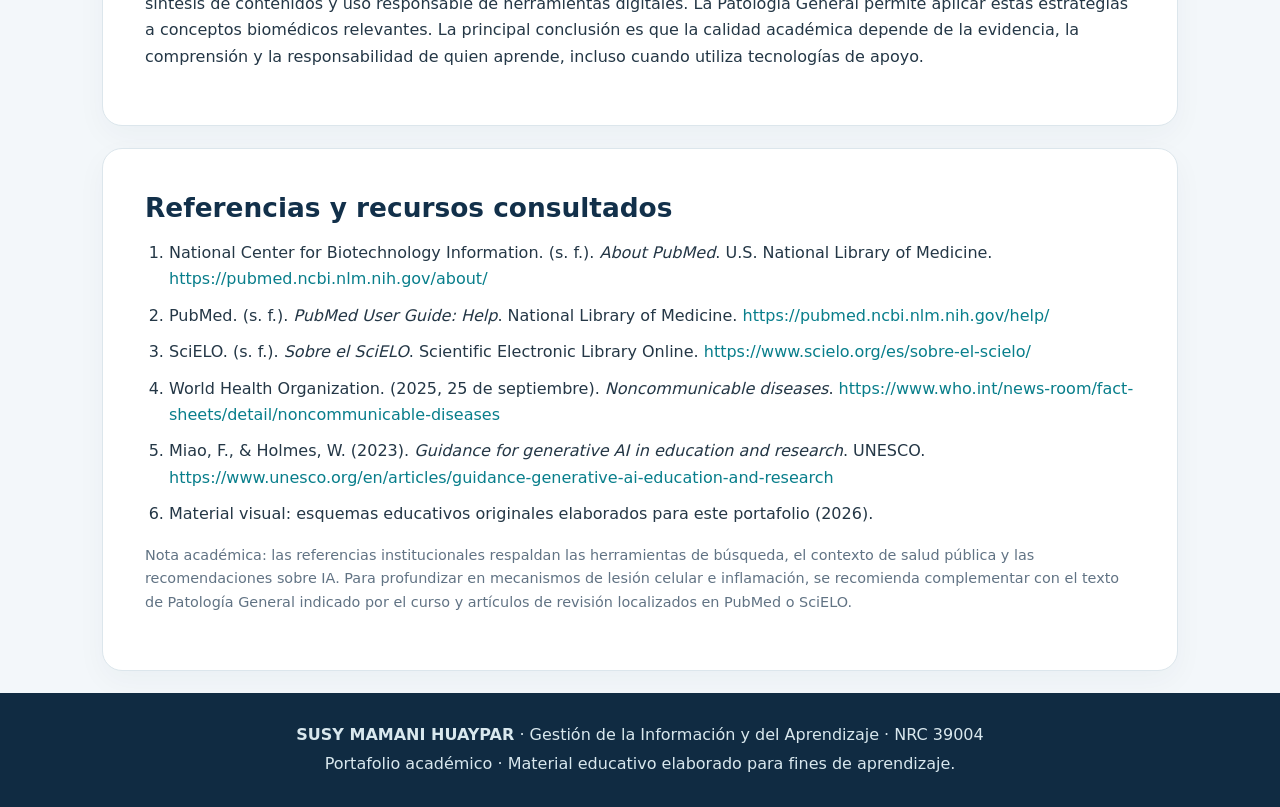
<file: ia.html>
<!doctype html><html lang="es"><head><meta charset="utf-8"><meta name="viewport" content="width=device-width, initial-scale=1"><meta name="description" content="Portafolio digital académico de Susy Mamani Huaypar"><title>Uso de Inteligencia Artificial | Portafolio de Susy Mamani</title><link rel="stylesheet" href="estilos.css"></head><body>
<header><div class="wrap"><div class="kicker">Portafolio digital académico · 2026</div><h1>Uso de Inteligencia Artificial</h1><p>Aplicación académica, verificación, ética, licencias y referencias.</p><div class="identity"><span><b>Estudiante:</b> SUSY MAMANI HUAYPAR</span><span><b>Asignatura:</b> Gestión de la Información y del Aprendizaje · NRC 39004</span><span><b>Docente:</b> JOSE HAMAN FUENTES OCAMPO</span></div></div></header>
<nav><div class="wrap navinner">
<a href="index.html" class="">1. Proyecto</a>
<a href="busqueda.html" class="">2. Búsqueda</a>
<a href="desarrollo.html" class="">3. Desarrollo</a>
<a href="ia.html" class="active">4. Inteligencia artificial</a>
</div></nav><main class="wrap">
<section class="hero"><span class="tag">Tecnología y pensamiento crítico</span><h2>Inteligencia artificial como apoyo al aprendizaje, no como sustituto del criterio académico</h2>
<p class="lead">La inteligencia artificial generativa puede ayudar a organizar ideas, explicar conceptos, proponer preguntas y revisar la claridad de un texto. Sin embargo, puede producir errores, referencias inexistentes o afirmaciones desactualizadas. Por ello, sus resultados deben verificarse con fuentes confiables.</p>
<figure><img src="ia.svg" alt="Flujo de uso responsable de inteligencia artificial en el aprendizaje"><figcaption>La persona formula la tarea, la IA apoya y el estudiante verifica el resultado. Ilustración original.</figcaption></figure></section>
<section class="hero"><h2>Herramientas y aplicaciones académicas</h2><div class="grid">
<article class="card"><h3>ChatGPT</h3><p>Puede apoyar la explicación de conceptos, la generación de preguntas de repaso, la organización de esquemas y la revisión de redacción. No reemplaza la consulta de artículos originales.</p></article>
<article class="card"><h3>Gemini</h3><p>Puede ayudar a explorar ideas, resumir información proporcionada y proponer estructuras. Es necesario comprobar los datos y las referencias.</p></article>
<article class="card"><h3>Canva</h3><p>Permite diseñar presentaciones, infografías y recursos visuales. Deben revisarse las licencias de los elementos y consignarse los créditos correspondientes.</p></article>
</div></section>
<section class="hero"><h2>Ejemplos de instrucciones (prompts) utilizados como modelo</h2>
<table><tr><th>Propósito</th><th>Instrucción modelo</th><th>Verificación necesaria</th></tr>
<tr><td>Comprender</td><td>“Explica la diferencia entre lesión celular reversible e irreversible para un estudiante de ciencias de la salud. Usa lenguaje claro y señala los mecanismos principales.”</td><td>Contrastar con un texto de Patología y corregir simplificaciones.</td></tr>
<tr><td>Comparar</td><td>“Elabora una tabla comparativa entre inflamación aguda y crónica: duración, células predominantes, cambios vasculares y resultados.”</td><td>Revisar que las características sean correctas y no absolutas.</td></tr>
<tr><td>Autoevaluar</td><td>“Formula cinco preguntas de opción múltiple sobre necrosis y apoptosis, incluye respuestas justificadas al final.”</td><td>Resolver primero sin mirar respuestas y verificar cada explicación.</td></tr>
<tr><td>Mejorar redacción</td><td>“Revisa la claridad y coherencia del siguiente párrafo sin agregar datos nuevos ni cambiar su significado.”</td><td>Comparar el texto editado con la fuente original y conservar la autoría.</td></tr></table>
</section>
<section class="hero"><h2>Uso responsable y límites</h2><div class="grid">
<article class="card"><h3>Transparencia</h3><p>Declarar cuándo se utilizó IA y para qué tarea, según las normas de la asignatura.</p></article>
<article class="card"><h3>Verificación</h3><p>Confirmar datos, conceptos y referencias en bases académicas y documentos originales.</p></article>
<article class="card"><h3>Privacidad</h3><p>No ingresar datos personales, historias clínicas identificables ni información confidencial.</p></article>
<article class="card"><h3>Autoría</h3><p>La estudiante es responsable del contenido final, de las citas y de las conclusiones.</p></article></div>
<div class="callout"><b>Declaración de uso:</b> La inteligencia artificial se considera una herramienta de apoyo para organizar ideas, aclarar conceptos y revisar la presentación. La selección de fuentes, verificación de datos, comprensión y responsabilidad del trabajo corresponden a la estudiante.</div>
<p>La UNESCO recomienda un enfoque centrado en las personas, que proteja la agencia humana, la privacidad y la integridad educativa. La IA debe fortalecer el aprendizaje y no privar al estudiante de desarrollar razonamiento independiente.</p></section>
<section class="hero"><h2>Derechos de autor, licencias y atribución</h2><ul><li>Se priorizan esquemas originales creados para este portafolio y textos redactados como síntesis académica.</li><li>Las ideas y datos tomados de fuentes externas se atribuyen mediante referencias y enlaces.</li><li>Si se incorporan imágenes externas, se debe comprobar la licencia, respetar sus condiciones y añadir autor, título, fuente y licencia cuando corresponda.</li><li>No se debe asumir que una imagen encontrada en Internet es de libre uso.</li><li>Las ilustraciones SVG de este portafolio son originales y se incluyen como recursos educativos propios.</li></ul></section>
<section class="hero"><h2>Conclusión</h2><p>El portafolio evidencia un proceso de aprendizaje que integra planificación, búsqueda sistemática, evaluación crítica, síntesis de contenidos y uso responsable de herramientas digitales. La Patología General permite aplicar estas estrategias a conceptos biomédicos relevantes. La principal conclusión es que la calidad académica depende de la evidencia, la comprensión y la responsabilidad de quien aprende, incluso cuando utiliza tecnologías de apoyo.</p></section>
<section class="hero"><h2>Referencias y recursos consultados</h2><ol class="refs">
<li>National Center for Biotechnology Information. (s. f.). <i>About PubMed</i>. U.S. National Library of Medicine. <a href="https://pubmed.ncbi.nlm.nih.gov/about/" target="_blank" rel="noopener">https://pubmed.ncbi.nlm.nih.gov/about/</a></li>
<li>PubMed. (s. f.). <i>PubMed User Guide: Help</i>. National Library of Medicine. <a href="https://pubmed.ncbi.nlm.nih.gov/help/" target="_blank" rel="noopener">https://pubmed.ncbi.nlm.nih.gov/help/</a></li>
<li>SciELO. (s. f.). <i>Sobre el SciELO</i>. Scientific Electronic Library Online. <a href="https://www.scielo.org/es/sobre-el-scielo/" target="_blank" rel="noopener">https://www.scielo.org/es/sobre-el-scielo/</a></li>
<li>World Health Organization. (2025, 25 de septiembre). <i>Noncommunicable diseases</i>. <a href="https://www.who.int/news-room/fact-sheets/detail/noncommunicable-diseases" target="_blank" rel="noopener">https://www.who.int/news-room/fact-sheets/detail/noncommunicable-diseases</a></li>
<li>Miao, F., & Holmes, W. (2023). <i>Guidance for generative AI in education and research</i>. UNESCO. <a href="https://www.unesco.org/en/articles/guidance-generative-ai-education-and-research" target="_blank" rel="noopener">https://www.unesco.org/en/articles/guidance-generative-ai-education-and-research</a></li>
<li>Material visual: esquemas educativos originales elaborados para este portafolio (2026).</li>
</ol><p class="small">Nota académica: las referencias institucionales respaldan las herramientas de búsqueda, el contexto de salud pública y las recomendaciones sobre IA. Para profundizar en mecanismos de lesión celular e inflamación, se recomienda complementar con el texto de Patología General indicado por el curso y artículos de revisión localizados en PubMed o SciELO.</p></section>
</main><footer><div class="wrap"><p><b>SUSY MAMANI HUAYPAR</b> · Gestión de la Información y del Aprendizaje · NRC 39004</p><p>Portafolio académico · Material educativo elaborado para fines de aprendizaje.</p></div></footer></body></html>
</file>
<file: estilos.css>
:root{--navy:#12304a;--teal:#087e8b;--mint:#e8f5f3;--gold:#e7a83e;--ink:#243746;--muted:#617384;--paper:#fff;--bg:#f3f7fa;--line:#dce6ec}
*{box-sizing:border-box}html{scroll-behavior:smooth}body{margin:0;background:var(--bg);color:var(--ink);font:16px/1.65 system-ui,-apple-system,"Segoe UI",Arial,sans-serif}
a{color:#087e8b;text-decoration:none}a:hover{text-decoration:underline}.wrap{max-width:1120px;margin:auto;padding:0 22px}
header{background:linear-gradient(125deg,#12304a,#087e8b);color:white;padding:34px 0 24px}
.kicker{text-transform:uppercase;letter-spacing:.13em;font-size:.76rem;font-weight:800;color:#c4eeeb}
h1{font-size:clamp(2rem,4vw,3.15rem);line-height:1.1;margin:9px 0 12px;color:white}
header p{max-width:760px;color:#e5f4f5;margin:0}
.identity{display:flex;flex-wrap:wrap;gap:10px 24px;margin-top:22px;padding:15px 18px;background:#ffffff18;border:1px solid #ffffff35;border-radius:14px}
.identity span{font-size:.92rem}.identity b{color:#fff}
nav{background:#fff;box-shadow:0 4px 18px #16334b12;position:sticky;top:0;z-index:10}
.navinner{display:flex;gap:8px;align-items:center;flex-wrap:wrap;padding:10px 0}
nav a{padding:9px 13px;border-radius:9px;font-weight:700;font-size:.92rem;color:var(--navy)}
nav a.active,nav a:hover{background:var(--mint);color:#056b75;text-decoration:none}
main{padding:32px 0 54px}.hero{background:white;border:1px solid var(--line);border-radius:20px;padding:clamp(22px,4vw,42px);box-shadow:0 10px 30px #12304a0a;margin-bottom:22px}
h2{color:var(--navy);font-size:1.65rem;line-height:1.25;margin:0 0 14px}h3{color:#086f7b;margin:24px 0 8px;font-size:1.17rem}
p{margin:8px 0 13px}.lead{font-size:1.12rem;color:#40586b}
.grid{display:grid;grid-template-columns:repeat(auto-fit,minmax(230px,1fr));gap:16px;margin:18px 0}
.card{background:#fff;border:1px solid var(--line);border-radius:16px;padding:20px;box-shadow:0 6px 20px #12304a08}
.card h3{margin:0 0 8px}.tag{display:inline-block;background:var(--mint);color:#066b74;padding:4px 10px;border-radius:999px;font-size:.78rem;font-weight:800;margin-bottom:10px}
.callout{border-left:4px solid var(--gold);background:#fff8e9;padding:16px 18px;border-radius:0 12px 12px 0;margin:18px 0}
figure{margin:20px 0;background:white;border:1px solid var(--line);border-radius:16px;padding:16px}
figure img{display:block;max-width:100%;height:auto;margin:auto}figcaption{font-size:.87rem;color:var(--muted);text-align:center;margin-top:9px}
table{width:100%;border-collapse:collapse;margin:15px 0;background:#fff;border-radius:12px;overflow:hidden;font-size:.94rem}
th,td{border:1px solid var(--line);padding:11px 12px;text-align:left;vertical-align:top}th{background:#eaf3f6;color:var(--navy)}
ul,ol{padding-left:24px}li{margin:5px 0}
.steps{counter-reset:step;display:grid;grid-template-columns:repeat(auto-fit,minmax(190px,1fr));gap:12px}
.step{background:white;border:1px solid var(--line);border-radius:14px;padding:17px}.step:before{counter-increment:step;content:counter(step);display:inline-grid;place-items:center;width:29px;height:29px;border-radius:50%;background:var(--teal);color:white;font-weight:800;margin-bottom:8px}
.btn{display:inline-block;background:var(--teal);color:white;padding:10px 15px;border-radius:10px;font-weight:700;margin:4px 7px 4px 0}.btn:hover{background:var(--navy);text-decoration:none}
.small{font-size:.9rem;color:var(--muted)}.refs li{overflow-wrap:anywhere;margin:10px 0}
footer{background:#102b42;color:#d9e8ee;padding:26px 0;text-align:center}footer p{margin:3px}
@media(max-width:650px){.wrap{padding:0 15px}.identity{display:grid;gap:5px}nav{position:static}.navinner{gap:3px}nav a{font-size:.83rem;padding:8px}.hero{border-radius:14px}}
</file>
